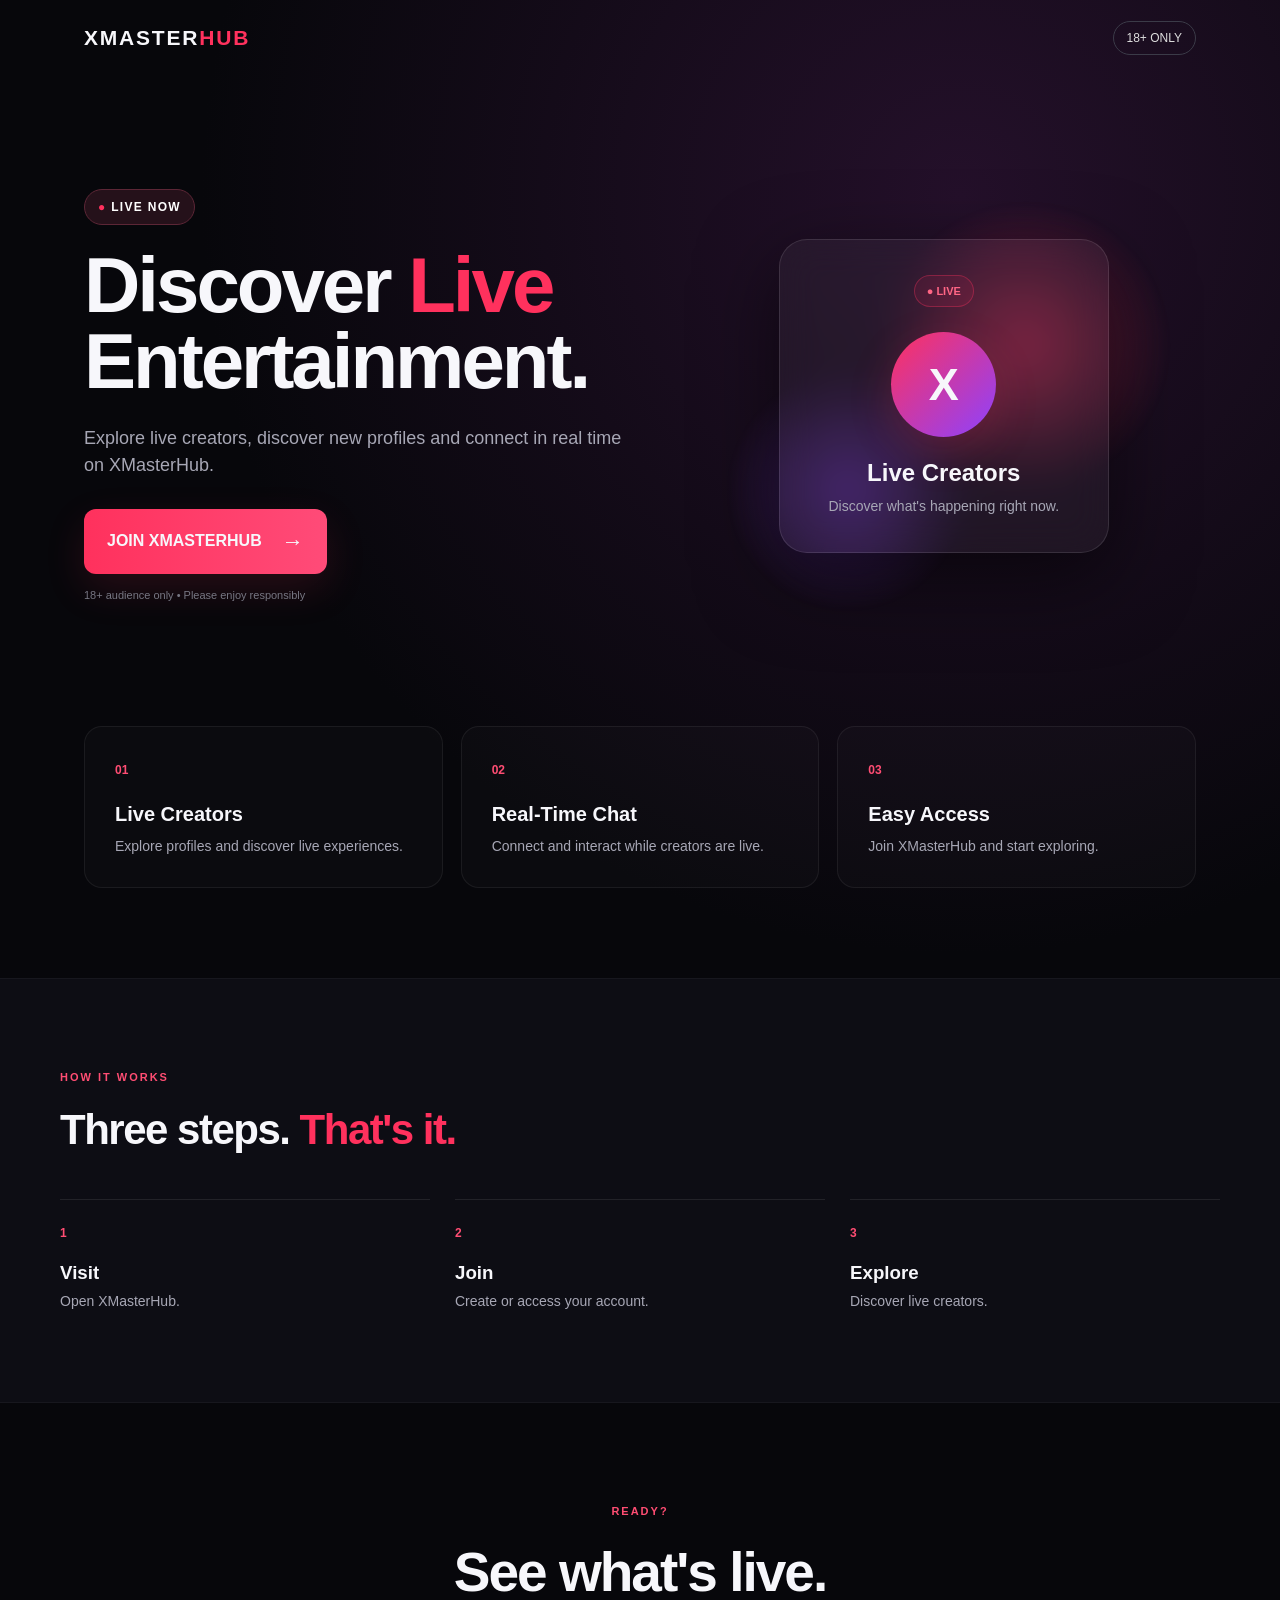
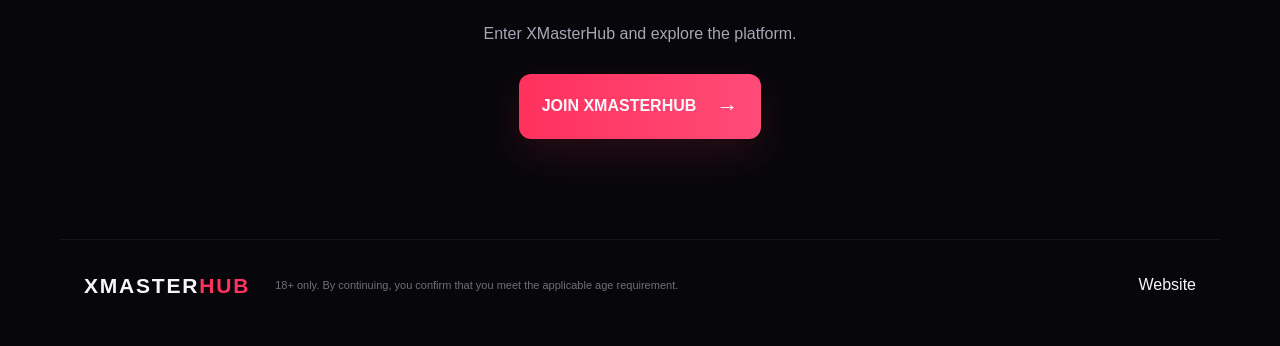
<file: index.html>
<!DOCTYPE html>
<html lang="en">
<head>
  <meta charset="UTF-8">
  <meta name="viewport" content="width=device-width, initial-scale=1.0">
  <meta name="description" content="Discover live entertainment on XMasterHub. 18+ only.">
  <title>XMasterHub | Discover Live Entertainment</title>
  <link rel="stylesheet" href="style.css">
</head>
<body>
  <header class="nav">
    <div class="logo">XMASTER<span>HUB</span></div>
    <div class="age">18+ ONLY</div>
  </header>

  <main>
    <section class="hero">
      <div class="hero-copy">
        <div class="badge">● LIVE NOW</div>
        <h1>Discover <span>Live</span><br>Entertainment.</h1>
        <p>Explore live creators, discover new profiles and connect in real time on XMasterHub.</p>
        <a class="cta" href="https://xmasterhub.com">JOIN XMASTERHUB <b>→</b></a>
        <small>18+ audience only • Please enjoy responsibly</small>
      </div>
      <div class="visual">
        <div class="orb orb1"></div>
        <div class="orb orb2"></div>
        <div class="glass">
          <div class="live-dot">● LIVE</div>
          <div class="avatar">X</div>
          <h3>Live Creators</h3>
          <p>Discover what's happening right now.</p>
        </div>
      </div>
    </section>

    <section class="features">
      <div class="feature"><strong>01</strong><h3>Live Creators</h3><p>Explore profiles and discover live experiences.</p></div>
      <div class="feature"><strong>02</strong><h3>Real-Time Chat</h3><p>Connect and interact while creators are live.</p></div>
      <div class="feature"><strong>03</strong><h3>Easy Access</h3><p>Join XMasterHub and start exploring.</p></div>
    </section>

    <section class="how">
      <p class="eyebrow">HOW IT WORKS</p>
      <h2>Three steps. <span>That's it.</span></h2>
      <div class="steps">
        <div><b>1</b><h3>Visit</h3><p>Open XMasterHub.</p></div>
        <div><b>2</b><h3>Join</h3><p>Create or access your account.</p></div>
        <div><b>3</b><h3>Explore</h3><p>Discover live creators.</p></div>
      </div>
    </section>

    <section class="final">
      <p class="eyebrow">READY?</p>
      <h2>See what's live.</h2>
      <p>Enter XMasterHub and explore the platform.</p>
      <a class="cta" href="https://xmasterhub.com">JOIN XMASTERHUB <b>→</b></a>
    </section>
  </main>

  <footer>
    <div class="logo">XMASTER<span>HUB</span></div>
    <p>18+ only. By continuing, you confirm that you meet the applicable age requirement.</p>
    <div class="links">
      <a href="https://xmasterhub.com">Website</a>
    </div>
  </footer>
</body>
</html>
</file>
<file: style.css>
*{box-sizing:border-box;margin:0;padding:0}
:root{--bg:#07070b;--panel:#111119;--text:#f7f7fb;--muted:#a7a7b5;--accent:#ff315d;--accent2:#8d42ff}
body{font-family:Inter,Arial,Helvetica,sans-serif;background:radial-gradient(circle at 75% 10%,#24102a 0,#07070b 38%),var(--bg);color:var(--text);line-height:1.5}
a{text-decoration:none;color:inherit}.nav{height:76px;display:flex;align-items:center;justify-content:space-between;max-width:1160px;margin:auto;padding:0 24px}
.logo{font-size:21px;font-weight:900;letter-spacing:1.8px}.logo span{color:var(--accent)}.age{font-size:12px;border:1px solid #3b3b48;border-radius:30px;padding:7px 13px;color:#ddd}
.hero{min-height:650px;max-width:1160px;margin:auto;padding:70px 24px 80px;display:grid;grid-template-columns:1.05fr .95fr;gap:50px;align-items:center}
.badge{display:inline-block;color:#fff;font-size:12px;font-weight:800;letter-spacing:1.3px;background:#25111a;border:1px solid #5c2636;padding:8px 13px;border-radius:30px;margin-bottom:22px}.badge:first-letter{color:#ff315d}
h1{font-size:clamp(48px,7vw,78px);line-height:.98;letter-spacing:-3px;margin-bottom:25px}h1 span,h2 span{color:var(--accent)}
.hero-copy>p{max-width:580px;color:var(--muted);font-size:18px;margin-bottom:30px}.cta{display:inline-flex;align-items:center;gap:20px;background:linear-gradient(90deg,#ff315d,#ff4b78);padding:16px 23px;border-radius:12px;font-weight:900;box-shadow:0 15px 40px #ff315d22;transition:.2s}.cta:hover{transform:translateY(-2px)}.cta b{font-size:22px}.hero-copy small{display:block;color:#777783;margin-top:13px;font-size:11px}
.visual{height:440px;position:relative;display:flex;align-items:center;justify-content:center}.orb{position:absolute;border-radius:50%;filter:blur(2px)}.orb1{width:300px;height:300px;background:radial-gradient(circle,#ff315d66,transparent 68%);top:20px;right:20px}.orb2{width:250px;height:250px;background:radial-gradient(circle,#8d42ff55,transparent 68%);bottom:0;left:30px}
.glass{position:relative;width:min(330px,85%);padding:35px;border:1px solid #ffffff1c;border-radius:28px;background:#ffffff0b;backdrop-filter:blur(18px);box-shadow:0 25px 80px #0008;text-align:center}.live-dot{display:inline-block;color:#ff6685;background:#ff315d18;border:1px solid #ff315d55;border-radius:30px;padding:7px 12px;font-size:11px;font-weight:800}.avatar{width:105px;height:105px;margin:25px auto 18px;border-radius:50%;display:grid;place-items:center;font-size:45px;font-weight:900;background:linear-gradient(135deg,#ff315d,#8d42ff);box-shadow:0 15px 45px #ff315d33}.glass h3{font-size:24px}.glass p{color:var(--muted);font-size:14px;margin-top:5px}
.features{max-width:1160px;margin:auto;padding:0 24px 90px;display:grid;grid-template-columns:repeat(3,1fr);gap:18px}.feature{padding:30px;border:1px solid #ffffff10;background:#ffffff05;border-radius:18px}.feature strong{color:#ff4d73;font-size:12px}.feature h3{margin:18px 0 7px;font-size:20px}.feature p,.steps p{color:var(--muted);font-size:14px}
.how{background:#0d0d14;border-top:1px solid #ffffff0b;border-bottom:1px solid #ffffff0b;padding:90px 24px}.how>*{max-width:1160px;margin-left:auto;margin-right:auto}.eyebrow{font-size:11px;letter-spacing:2px;color:#ff4d73;font-weight:900;margin-bottom:12px}.how h2{font-size:42px;letter-spacing:-1.5px;margin-bottom:38px}.steps{display:grid;grid-template-columns:repeat(3,1fr);gap:25px}.steps>div{border-top:1px solid #ffffff16;padding-top:20px}.steps b{font-size:12px;color:#ff4d73}.steps h3{margin:15px 0 4px}
.final{text-align:center;padding:100px 24px}.final h2{font-size:55px;letter-spacing:-2px}.final>p:not(.eyebrow){color:var(--muted);margin:8px 0 28px}
footer{border-top:1px solid #ffffff0d;max-width:1160px;margin:auto;padding:30px 24px 45px;display:flex;align-items:center;gap:25px}.links{margin-left:auto}footer p{color:#6f6f7b;font-size:11px}
@media(max-width:800px){.hero{grid-template-columns:1fr;padding-top:50px;min-height:auto}.visual{height:360px;order:-1}.features,.steps{grid-template-columns:1fr}.features{padding-bottom:65px}h1{font-size:54px}.final h2{font-size:43px}footer{display:block;text-align:center}footer p{margin:15px 0}.links{margin:0}.how{padding:70px 24px}}
</file>
